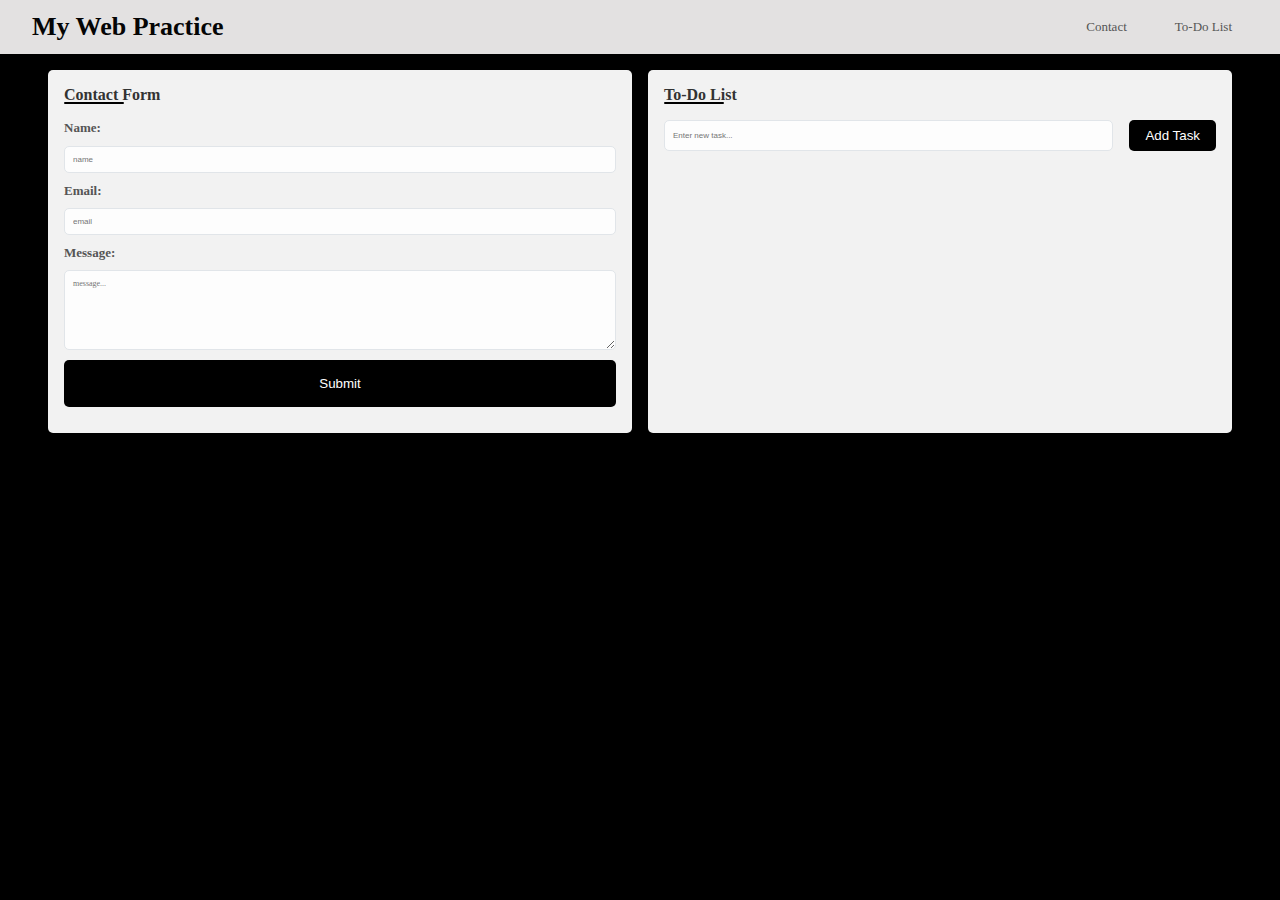
<file: task_2/index.html>
<!DOCTYPE html>
<html lang="en">
<head>
  <meta charset="UTF-8" />
  <meta name="viewport" content="width=device-width, initial-scale=1.0"/>
  <title>Intermediate HTML, CSS, JS</title>
  <link rel="stylesheet" href="style.css" />
</head>
<body>

  <!-- Header -->
  <header class="navbar">
    <h1>My Web Practice</h1>
    <nav>
      <a href="#contact">Contact</a>
      <a href="#todo">To-Do List</a>
    </nav>
  </header>

  <!-- Grid Layout -->
  <main class="grid-container">
    
    <!-- Contact Form -->
    <section class="form-section" id="contact">
      <h2>Contact Form</h2>
      <form id="contactForm">
        <label>Name:</label>
        <input type="text" id="name" placeholder="name" required />

        <label>Email:</label>
        <input type="email" id="email" placeholder="email" required />

        <label>Message:</label>
        <textarea id="message" placeholder="message..." required></textarea>

        <button type="submit">Submit</button>
        <p id="formError" class="error"></p>
      </form>
    </section>

    <!-- To-Do List -->
    <section class="todo-section" id="todo">
      <h2>To-Do List</h2>
      <div class="todo-inputs">
        <input type="text" id="taskInput" placeholder="Enter new task..." />
        <button onclick="addTask()">Add Task</button>
      </div>
      <ul id="taskList"></ul>
    </section>

  </main>

  <script src="script.js"></script>
</body>
</html>
</file>
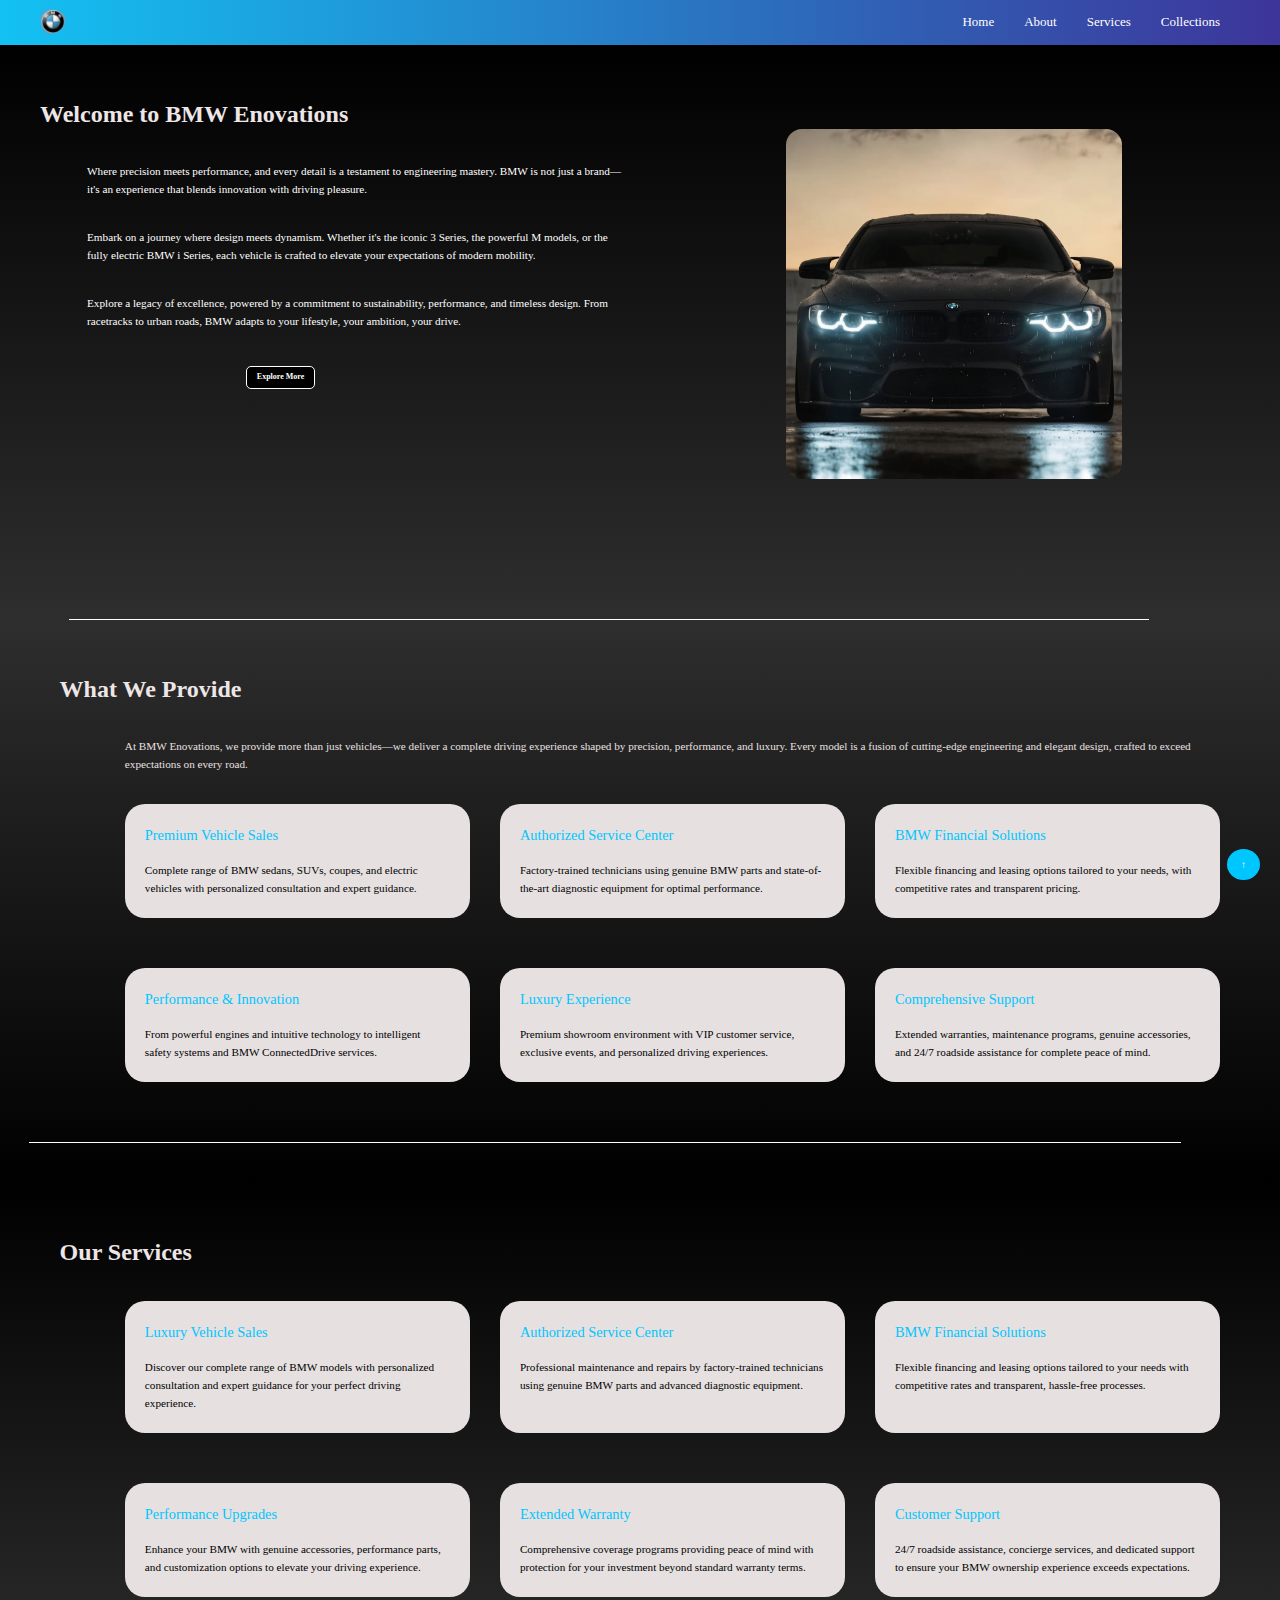
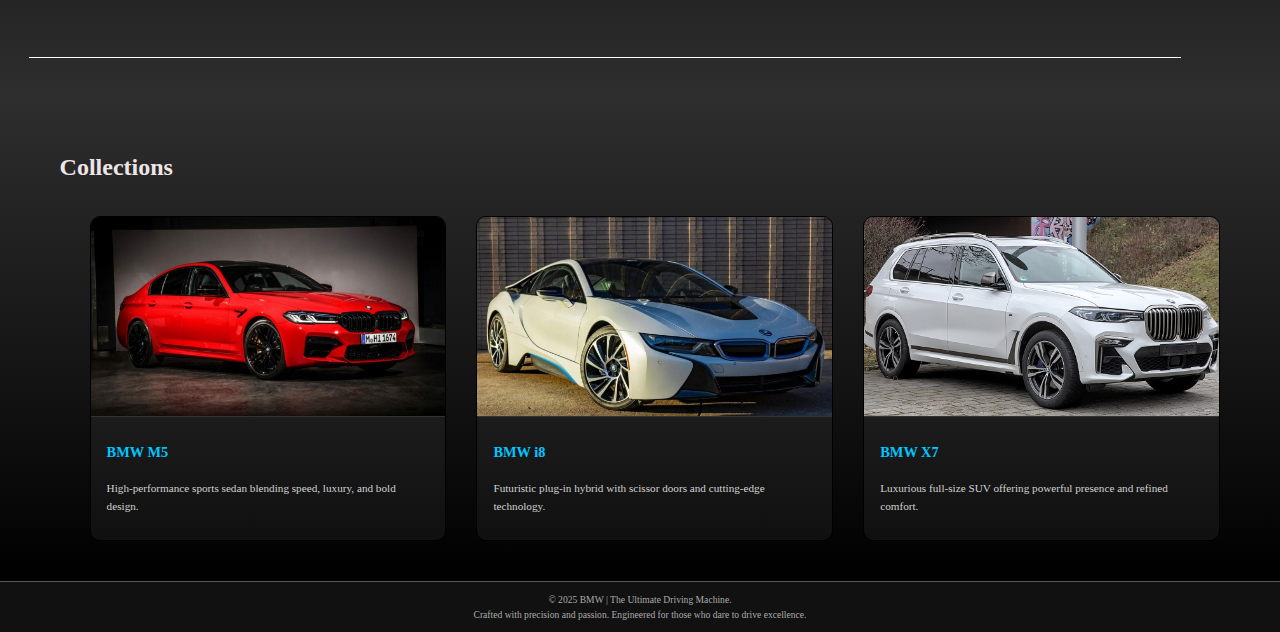
<file: WebPage.html>
<!DOCTYPE html>
<html lang="en">
  <head>
    <meta charset="UTF-8" />
    <meta name="viewport" content="width=device-width, initial-scale=1.0" />
    <title>BMW | Bayerische Motoren Werke</title>
    <link rel="stylesheet" href="style.css" />
  </head>
  <body>
    <!-- Header -->
    <header>
      <div class="container header-container">
        <a href="#hero">
          <img src="img/logo-bmw.jpg" alt="logo-bmw" class="header-logo" />
        </a>
        <nav>
          <ul>
            <li><a href="#hero">Home</a></li>
            <li><a href="#about">About</a></li>
            <li><a href="#services">Services</a></li>
            <li><a href="#collections">Collections</a></li>
          </ul>
        </nav>
      </div>
    </header>


    <!-- Hero Section -->
    <section id="hero">
      <div class="hero-container">
        <!-- Left side -->
        <div class="hero-content">
          <h2>Welcome to BMW Enovations</h2>
          <p>
            Where precision meets performance, and every detail is a testament to engineering mastery. BMW is not just a brand—it's an experience
            that blends innovation with driving pleasure.
          </p>
          <p>
            Embark on a journey where design meets dynamism. Whether it's the iconic 3 Series, the powerful M models, or the fully electric BMW i
            Series, each vehicle is crafted to elevate your expectations of modern mobility.
          </p>
          <p>
            Explore a legacy of excellence, powered by a commitment to sustainability, performance, and timeless design. From racetracks to
            urban roads, BMW adapts to your lifestyle, your ambition, your drive.
          </p>
          <a href="#collections" class="btn">Explore More</a>
        </div>
        <!-- Right side -->
        <div class="hero-image">
          <img src="img/e3.jpg" alt="hero_img" />
        </div>
      </div>
      <div class="divider-line"></div>
    </section>

    <!-- About Us -->
    <section id="about">
      <div class="container">
        <h2>What We Provide</h2>
        <div class="about-intro">
          <p>
            At BMW Enovations, we provide more than just vehicles—we deliver a complete driving experience shaped by precision, performance, and
            luxury. Every model is a fusion of cutting-edge engineering and elegant design, crafted to exceed expectations on every road.
          </p>
        </div>

        <div class="about-grid">
          <div class="about-item">
            <h3>Premium Vehicle Sales</h3>
            <p>
              Complete range of BMW sedans, SUVs, coupes, and electric vehicles with personalized consultation and expert guidance.
            </p>
          </div>

          <div class="about-item">
            <h3>Authorized Service Center</h3>
            <p>
              Factory-trained technicians using genuine BMW parts and state-of-the-art diagnostic equipment for optimal performance.
            </p>
          </div>

          <div class="about-item">
            <h3>BMW Financial Solutions</h3>
            <p>
              Flexible financing and leasing options tailored to your needs, with competitive rates and transparent pricing.
            </p>
          </div>

          <div class="about-item">
            <h3>Performance & Innovation</h3>
            <p>
              From powerful engines and intuitive technology to intelligent safety systems and BMW ConnectedDrive services.
            </p>
          </div>

          <div class="about-item">
            <h3>Luxury Experience</h3>
            <p>
              Premium showroom environment with VIP customer service, exclusive events, and personalized driving experiences.
            </p>
          </div>

          <div class="about-item">
            <h3>Comprehensive Support</h3>
            <p>
              Extended warranties, maintenance programs, genuine accessories, and 24/7 roadside assistance for complete peace of mind.
            </p>
          </div>
        </div>
      </div>
      <div class="divider-line"></div>
    </section>

    <!-- Our Services -->
    <section id="services">
      <div class="container">
        <h2>Our Services</h2>
        <div class="services-box">
          <div class="service">
            <h3>Luxury Vehicle Sales</h3>
            <p>
              Discover our complete range of BMW models with personalized consultation and expert guidance for your perfect driving
              experience.
            </p>
          </div>
          <div class="service">
            <h3>Authorized Service Center</h3>
            <p>
              Professional maintenance and repairs by factory-trained technicians using genuine BMW parts and advanced diagnostic
              equipment.
            </p>
          </div>
          <div class="service">
            <h3>BMW Financial Solutions</h3>
            <p>
              Flexible financing and leasing options tailored to your needs with competitive rates and transparent, hassle-free processes.
            </p>
          </div>
          <div class="service">
            <h3>Performance Upgrades</h3>
            <p>
              Enhance your BMW with genuine accessories, performance parts, and customization options to elevate your driving experience.
            </p>
          </div>
          <div class="service">
            <h3>Extended Warranty</h3>
            <p>
              Comprehensive coverage programs providing peace of mind with protection for your investment beyond standard warranty terms.
            </p>
          </div>
          <div class="service">
            <h3>Customer Support</h3>
            <p>
              24/7 roadside assistance, concierge services, and dedicated support to ensure your BMW ownership experience exceeds expectations.
            </p>
          </div>
        </div>
      </div>
      <div class="divider-line"></div>
    </section>

    <!-- Collection -->
    <section id="collections">
      <div class="container">
        <h2>Collections</h2>
        <div class="collection-grid">
          <!-- Card 1 -->
          <div class="car-card">
            <img src="img/m5.jpg" alt="BMW M5" />
            <h3>BMW M5</h3>
            <p>
              High-performance sports sedan blending speed, luxury, and bold design.
            </p>
          </div>

          <!-- Card 2 -->
          <div class="car-card">
            <img src="img/i8.jpg" alt="BMW i8" />
            <h3>BMW i8</h3>
            <p>
              Futuristic plug-in hybrid with scissor doors and cutting-edge technology.
            </p>
          </div>

          <!-- Card 3 -->
          <div class="car-card">
            <img src="img/BMW X7.jpg" alt="BMW X7" />
            <h3>BMW X7</h3>
            <p>
              Luxurious full-size SUV offering powerful presence and refined comfort.
            </p>
          </div>
        </div>
      </div>
    </section>

    <!-- Footer -->
    <footer>
      <p>&copy; 2025 BMW | The Ultimate Driving Machine.</p>
      <p>
        Crafted with precision and passion. Engineered for those who dare to drive excellence.
      </p>
    </footer>

    <button id="scroll">↑</button>

    <script src="script.js"></script>
  </body>
</html>
</file>
<file: style.css>
/* Smooth scrolling */
html {
  scroll-behavior: smooth;
}

* {
  margin: 0;
  padding: 0;
  box-sizing: border-box;
}

/* Scroll to Top Button */
#scroll {
  position: fixed;
  bottom: 20px;
  right: 20px;
  z-index: 999;
  font-size: 10px;
  border: none;
  background: #00c6ff;
  color: white;
  cursor: pointer;
  padding: 10px 14px;
  border-radius: 50%;
}

#scroll:hover {
  background: #0099cc;
  transform: scale(1.1);
}


body {
  font-family: "Oswald";
  background-color: #f4f7fa;
  color: #000000;
  line-height: 1.6;
}

.container {
  width: 93%;
  max-width: 1200px;
  margin: auto;
}

/* Header */
header {
  background: linear-gradient(90deg, #13c1f2, #3d359a);
  color: white;
  position: sticky;
  top: 0;
  z-index: 1000;
  font-size: small;
}

.header-container {
  display: flex;
  justify-content: space-between;
  align-items: center;
  height: 45px;
}

.header-logo {
  height: 30px; 
  border-radius: 50%;
  padding-left: 10px;
  padding-top: 5px;
}

header nav ul {
  list-style: none;
  display: flex;
  gap: 30px;
}

header nav ul li a {
  color: white;
  text-decoration: none;
  position: relative;
}

header nav ul li a::after {
  content: "";
  width: 0%;
  height: 2px;
  position: absolute;
  bottom: -5px;
  left: 0;
  background-color: white;
  transition: width 0.3s;
}

header nav ul li a:hover::after {
  width: 100%;
  background-color: #000000;
}

/* Hero Section */
#hero {
  background: linear-gradient(#000000, #2e2e2e);
  padding: 0px 40px;
}

.hero-container {
  display: flex;
  align-items: left;
  justify-content: space-between;
  max-width: 1200px;
  gap: 40px;
  flex-wrap: wrap;
}

.hero-content {
  flex: 1rem;
  text-align: left;
}

.hero-content h2 {
  font-size: 1.5rem;
  color: #eee6e6;
  margin: 50px 0px 30px 0;
}

.hero-content p {
  margin-left: 8%;
  font-size: 0.7rem;
  margin-bottom: 30px;
  color: #ffffff;
}

.hero-image {
  flex: 1;
  text-align: center;
  margin-top: 7%;
}

.hero-image img {
  max-width: 100%;
  height: 350px;
  margin-bottom: 20%;
  border-radius: 1rem;
}

.hero-content .btn {
  margin-left: 35%;
}
.btn {
  background-color: black;
  border: 1px solid white;
  color: white;
  padding: 4px 10px;
  border-radius: 5px;
  font-weight: bold;
  font-size: 8px;
  cursor: pointer;
  text-decoration: none;
  transition: all 0.7s ease;
  display: inline-block;
}

.btn:hover {
  box-shadow: 0 3px 7px rgba(27, 181, 252, 0.7);
}

.divider-line {
  width: 90%;
  height: 1px;
  margin-left: 1.8rem;
  margin-top: 1.1rem;
  background-color: white;
  position: relative;
}

/* About Section*/
#about {
  padding: 40px 0;
  background: linear-gradient(#2e2e2e, #000000);
}

.container {
  justify-content: space-between;
  max-width: 1200px;
  gap: 40px;
  flex-wrap: wrap;
  margin-right: 60px;
}

#about h2 {
  font-size: 1.5rem;
  margin: 10px 0px 30px 0;
  color: #eee6e6;
  text-align: left;
  margin-left: 30px;
}

.about-intro p {
  margin-left: 8%;
  font-size: 0.7rem;
  margin-bottom: 30px;
  color: #eae0e0;
}

.about-grid {
  display: grid;
  grid-template-columns: repeat(auto-fit, minmax(300px, 1fr));
  gap: 30px;
  margin-bottom: 40px;
  margin-left: 8%;
}

.about-item {
  background-color: rgb(230, 224, 224);
  padding: 20px;
  border-radius: 20px;
  margin-bottom: 20px;
}

.about-item h3 {
  color: #00c6ff;
  font-size: 0.9rem;
  margin-bottom: 15px;
  font-weight: 500;
}

.about-item p {
  color: black;
  font-size: 0.7rem;
  line-height: 1.6;
}

/* Services Section */
#services {
  padding: 40px 0;
  background: linear-gradient(#000000, #2e2e2e);
}

#services .container {
  justify-content: space-between;
  max-width: 1200px;
  gap: 40px;
  flex-wrap: wrap;
}

#services h2 {
  font-size: 1.5rem;
  margin: 10px 0px 30px 0;
  color: #eee6e6;
  text-align: left;
  margin-left: 30px;
}

.services-box {
  display: grid;
  grid-template-columns: repeat(auto-fit, minmax(300px, 1fr));
  gap: 30px;
  margin-left: 8%;
  margin-bottom: 40px;
}

.service {
  background-color: rgb(230, 224, 224);
  padding: 20px;
  border-radius: 20px;
  margin-bottom: 20px;
}

.service h3 {
  color: #00c6ff;
  font-size: 0.9rem;
  margin-bottom: 15px;
  font-weight: 500;
}

.service p {
  color: black;
  font-size: 0.7rem;
  line-height: 1.6;
}

/* Collections Section */
#collections {
  padding: 40px 0;
  background: linear-gradient(#2e2e2e, #000000);
}

#collections .container {
  justify-content: space-between;
  max-width: 1200px;
  gap: 40px;
  flex-wrap: wrap;
}

#collections h2 {
  font-size: 1.5rem;
  margin: 10px 0px 30px 0;
  color: #eee6e6;
  text-align: left;
  margin-left: 30px;
}

/* Grid Layout */
.collection-grid {
  display: grid;
  grid-template-columns: repeat(auto-fit, minmax(280px, 1fr));
  gap: 30px;
  margin-left: 60px;
}

/* Card Style */
.car-card {
  background: rgba(255, 255, 255, 0.05);
  border: 1px solid black;
  border-radius: 10px;
  overflow: hidden;
}

.car-card img {
  width: 100%;
  height: 200px;
  object-fit: cover;
  border-bottom: 1px solid rgba(255, 255, 255, 0.1);
}

.car-card h3 {
  font-size: 0.9rem;
  margin: 1rem;
  color: #00c6ff;
  font-weight: 600;
}

.car-card p {
  font-size: 0.7rem;
  color: #d1d1d1;
  margin: 0 1rem 1.5rem;
  line-height: 1.6;
}

/* Footer */
footer {
  background-color: #111111;
  color: #cccccc;
  text-align: center;
  padding: 10px 0;
  font-size: 0.6rem;
  border-top: 1px solid rgba(255, 255, 255, 0.3);
}

footer p {
  margin: 0;
  padding: 0;
  color: #aaaaaa;
}
</file>
<file: task_2/style.css>
/* Reset and Base Styles */
* {
  margin: 0;
  padding: 0;
  box-sizing: border-box;
}

body {
  color: #333;
  background-color: black;
  min-height: 100vh;
}

/* Header Styles */
.navbar {
  background: rgb(227, 225, 225);
  backdrop-filter: blur(10px);
  padding: 0.7rem 2rem;
  position: sticky;
  top: 0;
  z-index: 100;
  display: flex;
  justify-content: space-between;
  align-items: center;
  font-size: small;
}

.navbar h1 {
  color: #050505;
  font-weight: 700;
}

.navbar nav {
  display: flex;
  gap: 1rem;
}

.navbar nav a {
  text-decoration: none;
  color: #555;
  padding: 0.5rem 1rem;
  position: relative;
}

.navbar nav a:hover {
  color: #667eea;
}

/* Main Grid Container */
.grid-container {
  display: grid;
  grid-template-columns: repeat(auto-fit, minmax(200px, 2fr));
  gap: 1rem;
  margin: 1rem;
  padding: 0 2rem;
}

/* Section Base Styles */
section {
  background: rgba(255, 255, 255, 0.95);
  border-radius: 5px;
  padding: 1rem;
}


section h2 {
  color: #333;
  margin-bottom: 1rem;
  font-size: 1rem;
  font-weight: 600;
  position: relative;
}

section h2::after {
  content: '';
  position: absolute;
  bottom: 0;
  left: 0;
  width: 60px;
  height: 2px;
  background: black;
  border-radius: 2px;
}

/* Form Styles */
form {
  display: flex;
  flex-direction: column;
  gap: 0.6rem;
}

label {
  font-weight: 600;
  font-size: small;
  color: #555;
}

input[type="text"],
input[type="email"],
textarea {
  padding: 0.5rem;
  border: 1px solid #e1e5e9;
  border-radius: 5px;
  font-size: 0.5rem;
  background: rgba(255, 255, 255, 0.8);
}

input[type="text"]:focus,
input[type="email"]:focus,
textarea:focus {
  outline: none;
  border-color: black;
}

textarea {
  min-height: 80px;
  resize: vertical;
  font-family: inherit;
}

/* Button Styles */
button {
  background: black;
  color: white;
  border: none;
  padding: 1rem 2rem;
  border-radius: 5px;
  cursor: pointer;
}

button:hover {
  background: #333;
}

/* To-Do Section Styles */
.todo-inputs {
  display: flex;
  gap: 1rem;
  margin-bottom: 0.5rem;
}

.todo-inputs input {
  flex: 1;
}

.todo-inputs button {
  padding: 0.5rem 1rem;
}

/* Task List Styles */
#taskList {
  list-style: none;
  display: flex;
  flex-direction: column;
  gap: 0.3rem;
}

#taskList li {
  background-color: #e1e5e9;
  padding: 0.3rem;
  border-radius: 5px;
  display: flex;
  justify-content: space-between;
  align-items: center;
}

#taskList li.completed {
  opacity: 0.6;
  text-decoration: line-through;
  border-left-color: #28a745;
}

.task-actions button {
  padding: 0.5rem 1rem;
  border: none;
  border-radius: 5px;
  cursor: pointer;
  background: #333;
  color: white;
}

.complete-btn {
  background: #28a745;
}



button:focus,
input:focus,
textarea:focus {
  outline-offset: 1px;
}

html {
  scroll-behavior: smooth;
}
</file>
